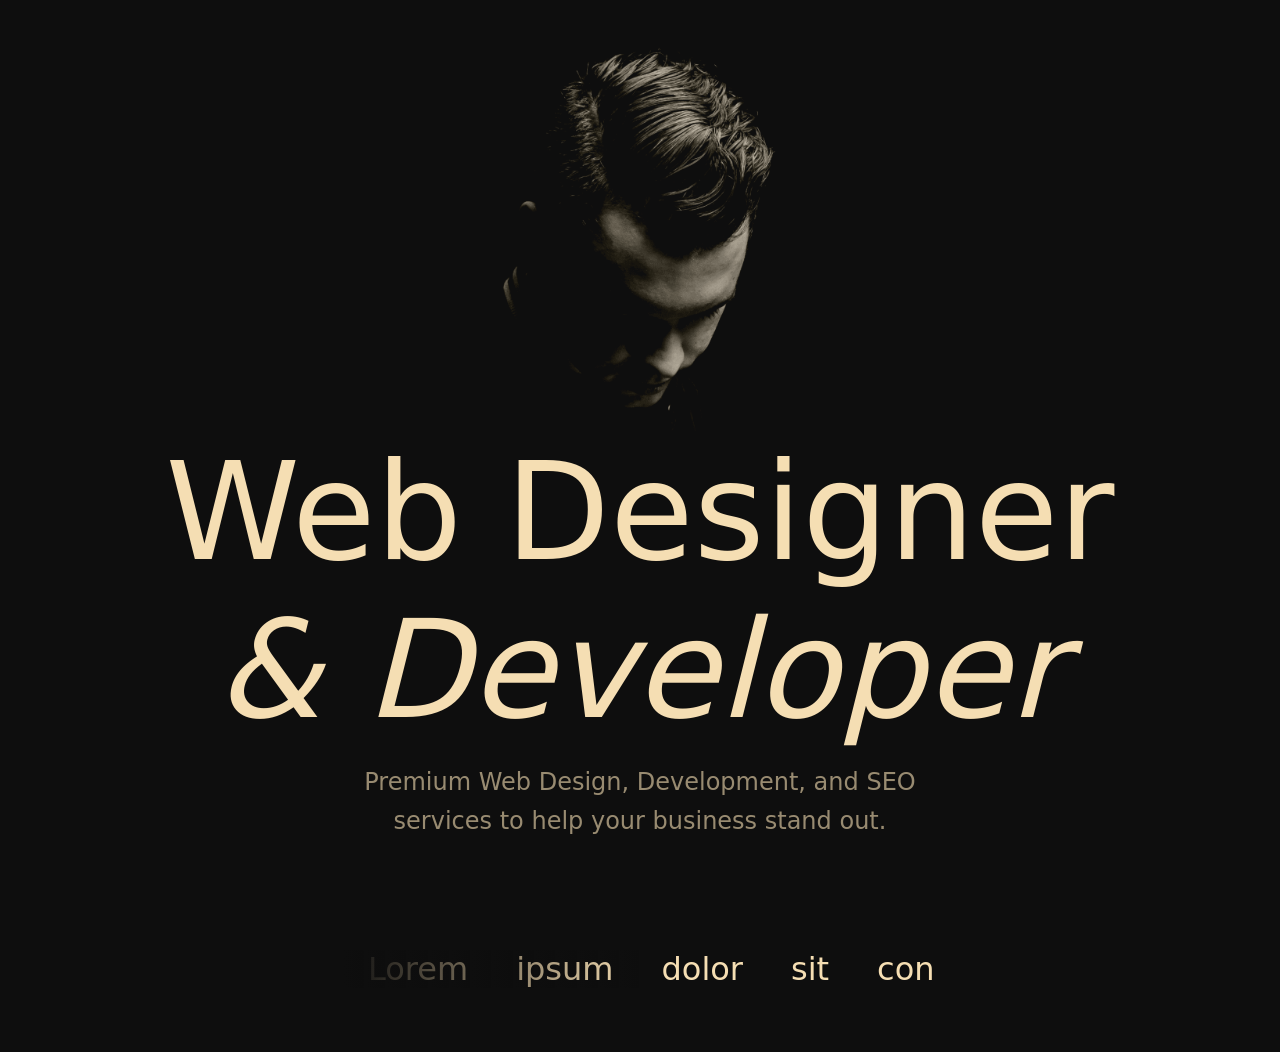
<file: index.html>
<!DOCTYPE html>
<html lang="en">
<head>
    <meta charset="UTF-8">
    <meta
        name="viewport"
        content="width=device-width, initial-scale=1.0"
    >
    <title>Document</title>
    <link
        rel="stylesheet"
        href="style.css"
    >
</head>
<body>
    <main>
        <section class="view-1">
            <img
                src="./hero.png"
                alt=""
            >
            <h1>
                Web Designer
                <br>
                <i>& Developer</i>
            </h1>
            <p>
                Premium Web Design, Development, and SEO <br> services to help your business stand out.
            </p>
        </section>

        <section class="view-2">
            <div class="marquee">
                <div class="text">
                    <p>Lorem</p>
                    <p>ipsum</p>
                    <p>dolor</p>
                    <p>sit</p>
                    <p>consectetur</p>
                    <p>amet</p>
                </div>
                <div class="text">
                    <p>Lorem</p>
                    <p>ipsum</p>
                    <p>dolor</p>
                    <p>sit</p>
                    <p>consectetur</p>
                    <p>amet</p>
                </div>
            </div>
        </section>

    </main>

</body>
</html>
</file>
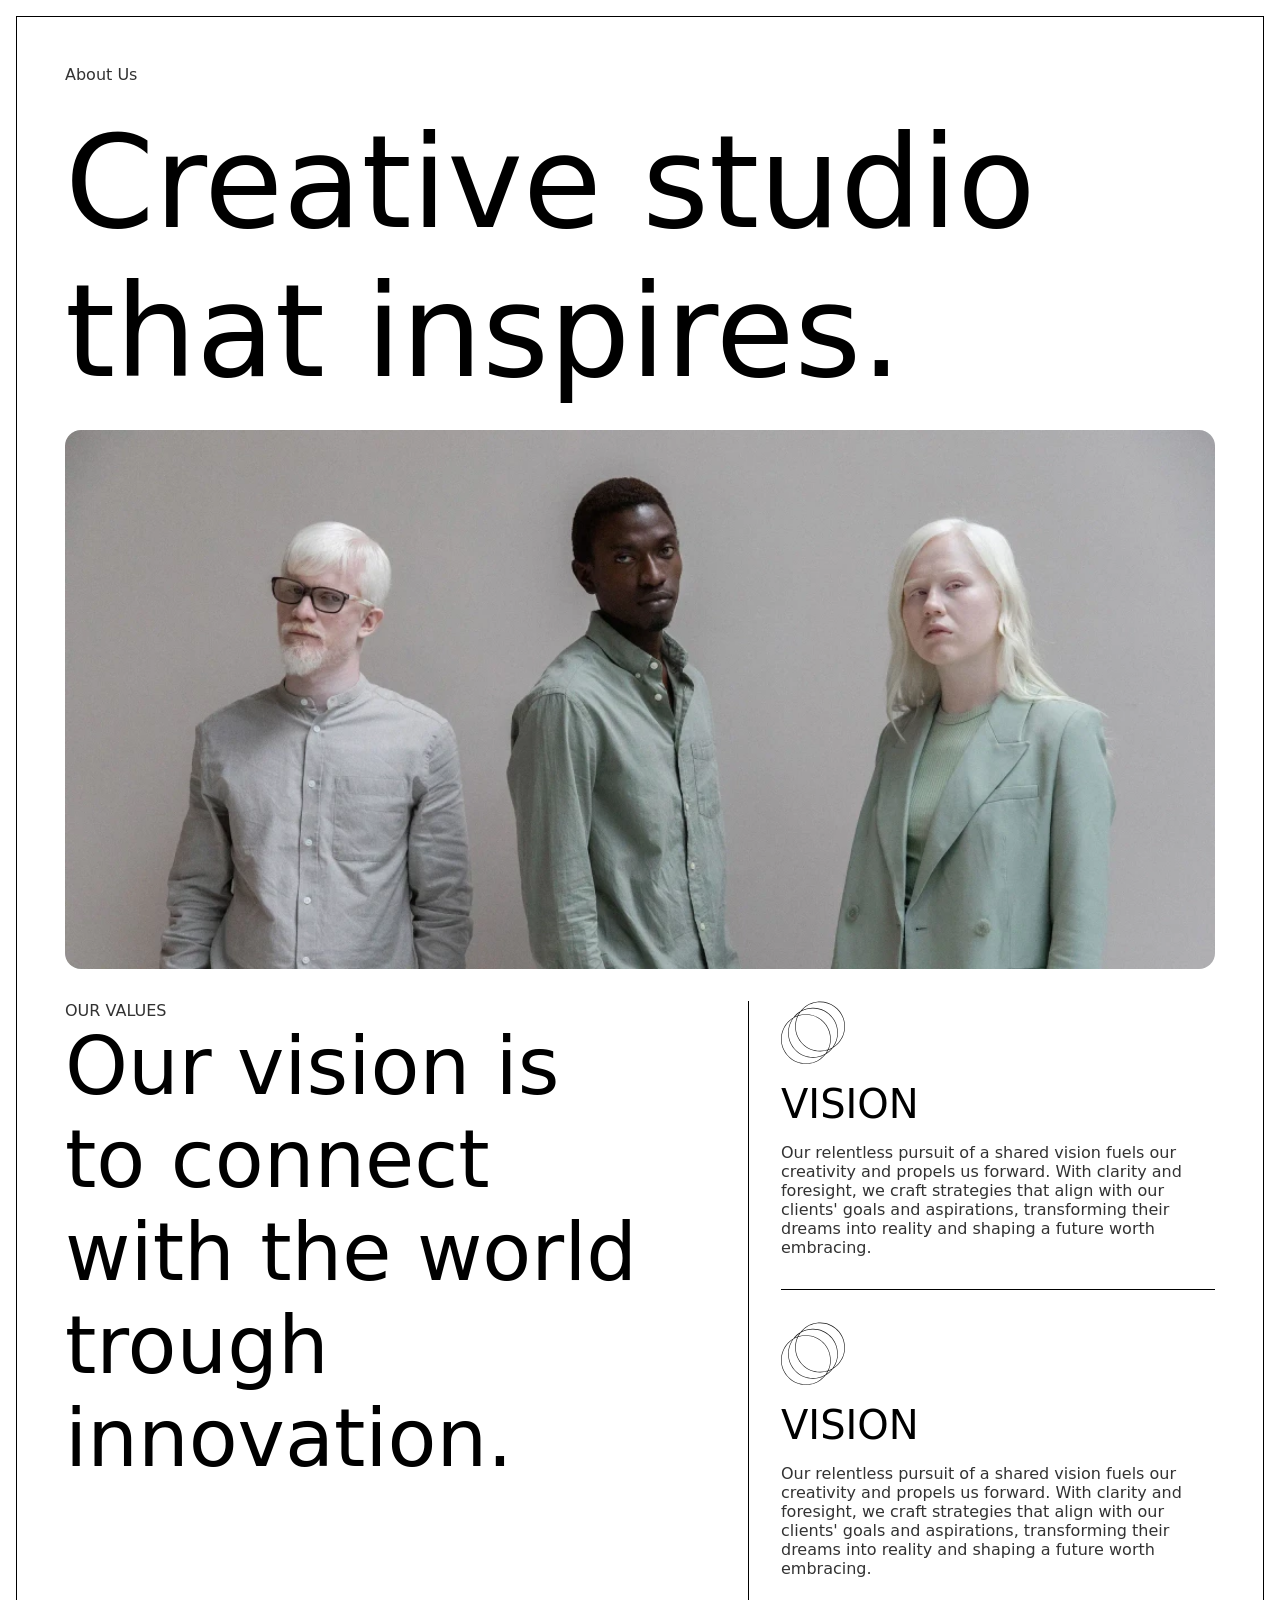
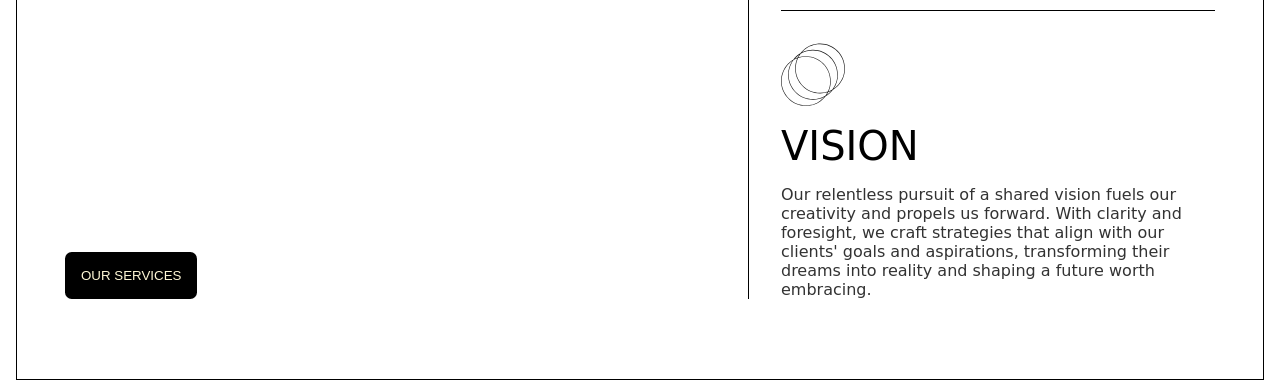
<file: Responsive-Project-2/index.html>
<!DOCTYPE html>
<html lang="en">
<head>
    <meta charset="UTF-8">
    <meta
        name="viewport"
        content="width=device-width, initial-scale=1.0"
    >
    <title>Document</title>
    <link
        rel="stylesheet"
        href="style.css"
    >
</head>
<body>
    <main>
        <section class="view-1">
            <p>About Us</p>
            <h1>Creative studio <br>
                that inspires.</h1>
            <img
                src="./gMa1QTwfTREWorQeS8C1FpL4t8.webp"
                alt=""
            >
        </section>

        <section class="view-2">
            <div class="top">
                <div class="text">
                    <p>OUR VALUES</p>
                    <h1>Our vision is to connect with the world trough innovation.</h1>
                </div>
                <button>OUR SERVICES</button>
            </div>
            <div class="line"></div>

            <div class="bottom">
                <div class="elem">
                    <svg
                        viewBox="0 0 60 59"
                        id="svg10492846895"
                    >
                        <path
                            d="M 60 23.371 C 60 10.485 49.52 0 36.64 0 C 35.747 0 34.855 0.052 33.967 0.155 C 33.077 0.257 32.198 0.41 31.326 0.613 C 30.455 0.818 29.6 1.071 28.758 1.373 C 27.916 1.675 27.094 2.026 26.293 2.423 C 25.49 2.819 24.715 3.261 23.964 3.748 C 23.213 4.233 22.492 4.761 21.802 5.331 C 21.112 5.899 20.457 6.506 19.836 7.152 C 19.215 7.796 18.634 8.473 18.092 9.185 C 15.498 10.729 13.285 12.698 11.452 15.095 C 10.584 15.611 9.751 16.179 8.957 16.801 C 8.162 17.424 7.411 18.096 6.704 18.816 C 5.997 19.535 5.339 20.299 4.73 21.104 C 4.122 21.91 3.566 22.75 3.067 23.627 C 2.567 24.505 2.126 25.411 1.744 26.344 C 1.361 27.28 1.04 28.234 0.782 29.21 C 0.522 30.186 0.328 31.175 0.197 32.176 C 0.067 33.177 0.002 34.183 0 35.193 C 0 48.079 10.48 58.563 23.36 58.563 C 24.255 58.563 25.145 58.511 26.035 58.409 C 26.923 58.306 27.802 58.153 28.674 57.949 C 29.545 57.746 30.4 57.493 31.242 57.189 C 32.084 56.887 32.906 56.538 33.707 56.141 C 34.51 55.744 35.285 55.303 36.036 54.816 C 36.787 54.33 37.508 53.803 38.198 53.233 C 38.888 52.664 39.543 52.057 40.164 51.413 C 40.785 50.768 41.366 50.089 41.908 49.377 C 44.5 47.834 46.714 45.864 48.548 43.468 C 49.416 42.953 50.249 42.384 51.043 41.761 C 51.838 41.139 52.589 40.468 53.296 39.747 C 54.003 39.027 54.661 38.264 55.27 37.46 C 55.878 36.654 56.434 35.813 56.933 34.935 C 57.433 34.058 57.874 33.152 58.256 32.218 C 58.639 31.284 58.96 30.328 59.218 29.352 C 59.478 28.376 59.672 27.388 59.803 26.387 C 59.933 25.386 59.998 24.38 60 23.371 Z M 17.206 10.419 C 16.626 11.289 16.107 12.193 15.647 13.133 C 14.665 13.479 13.709 13.887 12.78 14.361 C 14.084 12.855 15.561 11.541 17.206 10.419 Z M 36.634 46.171 C 24.067 46.171 13.842 35.941 13.842 23.368 C 13.842 21.677 14.028 20.006 14.402 18.356 C 14.774 16.706 15.325 15.118 16.053 13.591 C 18.423 12.787 20.859 12.387 23.36 12.39 C 35.925 12.39 46.152 22.619 46.152 35.193 C 46.154 36.884 45.967 38.556 45.595 40.207 C 45.223 41.857 44.674 43.446 43.945 44.973 C 41.577 45.777 39.141 46.176 36.64 46.174 Z M 43.582 45.681 C 42.986 46.828 42.298 47.915 41.517 48.944 C 39.772 49.973 37.921 50.754 35.964 51.287 C 34.009 51.819 32.018 52.085 29.992 52.082 C 17.424 52.082 7.2 41.854 7.2 29.279 C 7.199 28.046 7.297 26.82 7.496 25.603 C 7.694 24.386 7.99 23.193 8.384 22.023 C 8.777 20.854 9.262 19.725 9.839 18.634 C 10.418 17.544 11.079 16.509 11.825 15.526 C 12.935 14.873 14.092 14.317 15.296 13.861 C 13.945 16.886 13.271 20.053 13.272 23.366 C 13.272 36.252 23.753 46.737 36.632 46.737 C 39.005 46.74 41.325 46.388 43.59 45.683 Z M 46.71 35.19 C 46.71 22.304 36.23 11.819 23.35 11.819 C 20.981 11.818 18.666 12.17 16.402 12.875 C 17 11.73 17.688 10.641 18.467 9.612 C 20.213 8.583 22.065 7.802 24.02 7.27 C 25.975 6.737 27.966 6.473 29.992 6.476 C 42.559 6.476 52.784 16.704 52.784 29.277 C 52.786 30.51 52.687 31.736 52.489 32.953 C 52.29 34.172 51.994 35.365 51.602 36.534 C 51.208 37.704 50.723 38.833 50.145 39.923 C 49.568 41.014 48.905 42.049 48.159 43.031 C 47.05 43.685 45.892 44.239 44.688 44.696 C 46.041 41.674 46.718 38.506 46.718 35.193 Z M 23.36 57.995 C 10.791 57.995 0.568 47.765 0.568 35.193 C 0.568 34.266 0.624 33.343 0.737 32.421 C 0.849 31.502 1.018 30.593 1.242 29.693 C 1.466 28.792 1.744 27.91 2.074 27.045 C 2.406 26.179 2.789 25.337 3.224 24.517 C 3.657 23.699 4.139 22.909 4.669 22.149 C 5.199 21.389 5.775 20.665 6.393 19.975 C 7.012 19.285 7.671 18.634 8.369 18.026 C 9.066 17.416 9.8 16.851 10.566 16.33 C 9.284 18.247 8.309 20.307 7.64 22.514 C 6.972 24.719 6.639 26.975 6.642 29.281 C 6.642 42.166 17.12 52.651 30 52.651 C 31.839 52.653 33.652 52.44 35.442 52.01 C 37.23 51.581 38.943 50.95 40.582 50.113 C 40.048 50.729 39.485 51.316 38.889 51.872 C 38.295 52.428 37.671 52.95 37.02 53.44 C 36.368 53.929 35.692 54.381 34.993 54.797 C 34.292 55.215 33.573 55.592 32.831 55.932 C 32.09 56.271 31.334 56.568 30.56 56.826 C 29.787 57.084 29.004 57.3 28.207 57.474 C 27.411 57.647 26.607 57.777 25.797 57.865 C 24.987 57.953 24.175 57.995 23.36 57.995 Z M 42.786 48.142 C 43.368 47.274 43.887 46.368 44.345 45.428 C 45.332 45.084 46.29 44.675 47.22 44.201 C 45.916 45.708 44.439 47.02 42.794 48.142 Z M 49.427 42.232 C 50.709 40.316 51.685 38.254 52.353 36.049 C 53.02 33.842 53.354 31.586 53.352 29.28 C 53.352 16.394 42.873 5.913 29.992 5.913 C 28.154 5.91 26.34 6.122 24.552 6.552 C 22.762 6.981 21.05 7.613 19.412 8.45 C 19.944 7.834 20.508 7.247 21.104 6.69 C 21.7 6.133 22.324 5.611 22.975 5.121 C 23.627 4.632 24.305 4.18 25.004 3.762 C 25.705 3.346 26.426 2.969 27.167 2.629 C 27.909 2.29 28.666 1.991 29.438 1.735 C 30.211 1.477 30.996 1.261 31.793 1.087 C 32.589 0.915 33.393 0.784 34.203 0.698 C 35.013 0.61 35.825 0.568 36.64 0.568 C 49.205 0.568 59.432 10.796 59.432 23.371 C 59.432 24.297 59.376 25.221 59.263 26.141 C 59.151 27.061 58.982 27.971 58.758 28.871 C 58.534 29.77 58.256 30.652 57.926 31.519 C 57.594 32.384 57.211 33.225 56.778 34.045 C 56.343 34.863 55.861 35.653 55.331 36.413 C 54.801 37.173 54.225 37.898 53.607 38.589 C 52.988 39.279 52.329 39.928 51.631 40.538 C 50.934 41.147 50.2 41.711 49.434 42.232 Z"
                            fill="var(--token-efbc6c56-80fe-4475-9b37-9684d6e92632, rgb(25, 25, 25))"
                        ></path>
                    </svg>
                    <h1>VISION</h1>
                    <p>Our relentless pursuit of a shared vision fuels our creativity and propels us forward. With
                        clarity
                        and foresight, we craft strategies that align with our clients' goals and aspirations,
                        transforming
                        their dreams into reality and shaping a future worth embracing.</p>
                </div>
                <div class="line"></div>
                <div class="elem">
                    <svg
                        viewBox="0 0 60 59"
                        id="svg10492846895"
                    >
                        <path
                            d="M 60 23.371 C 60 10.485 49.52 0 36.64 0 C 35.747 0 34.855 0.052 33.967 0.155 C 33.077 0.257 32.198 0.41 31.326 0.613 C 30.455 0.818 29.6 1.071 28.758 1.373 C 27.916 1.675 27.094 2.026 26.293 2.423 C 25.49 2.819 24.715 3.261 23.964 3.748 C 23.213 4.233 22.492 4.761 21.802 5.331 C 21.112 5.899 20.457 6.506 19.836 7.152 C 19.215 7.796 18.634 8.473 18.092 9.185 C 15.498 10.729 13.285 12.698 11.452 15.095 C 10.584 15.611 9.751 16.179 8.957 16.801 C 8.162 17.424 7.411 18.096 6.704 18.816 C 5.997 19.535 5.339 20.299 4.73 21.104 C 4.122 21.91 3.566 22.75 3.067 23.627 C 2.567 24.505 2.126 25.411 1.744 26.344 C 1.361 27.28 1.04 28.234 0.782 29.21 C 0.522 30.186 0.328 31.175 0.197 32.176 C 0.067 33.177 0.002 34.183 0 35.193 C 0 48.079 10.48 58.563 23.36 58.563 C 24.255 58.563 25.145 58.511 26.035 58.409 C 26.923 58.306 27.802 58.153 28.674 57.949 C 29.545 57.746 30.4 57.493 31.242 57.189 C 32.084 56.887 32.906 56.538 33.707 56.141 C 34.51 55.744 35.285 55.303 36.036 54.816 C 36.787 54.33 37.508 53.803 38.198 53.233 C 38.888 52.664 39.543 52.057 40.164 51.413 C 40.785 50.768 41.366 50.089 41.908 49.377 C 44.5 47.834 46.714 45.864 48.548 43.468 C 49.416 42.953 50.249 42.384 51.043 41.761 C 51.838 41.139 52.589 40.468 53.296 39.747 C 54.003 39.027 54.661 38.264 55.27 37.46 C 55.878 36.654 56.434 35.813 56.933 34.935 C 57.433 34.058 57.874 33.152 58.256 32.218 C 58.639 31.284 58.96 30.328 59.218 29.352 C 59.478 28.376 59.672 27.388 59.803 26.387 C 59.933 25.386 59.998 24.38 60 23.371 Z M 17.206 10.419 C 16.626 11.289 16.107 12.193 15.647 13.133 C 14.665 13.479 13.709 13.887 12.78 14.361 C 14.084 12.855 15.561 11.541 17.206 10.419 Z M 36.634 46.171 C 24.067 46.171 13.842 35.941 13.842 23.368 C 13.842 21.677 14.028 20.006 14.402 18.356 C 14.774 16.706 15.325 15.118 16.053 13.591 C 18.423 12.787 20.859 12.387 23.36 12.39 C 35.925 12.39 46.152 22.619 46.152 35.193 C 46.154 36.884 45.967 38.556 45.595 40.207 C 45.223 41.857 44.674 43.446 43.945 44.973 C 41.577 45.777 39.141 46.176 36.64 46.174 Z M 43.582 45.681 C 42.986 46.828 42.298 47.915 41.517 48.944 C 39.772 49.973 37.921 50.754 35.964 51.287 C 34.009 51.819 32.018 52.085 29.992 52.082 C 17.424 52.082 7.2 41.854 7.2 29.279 C 7.199 28.046 7.297 26.82 7.496 25.603 C 7.694 24.386 7.99 23.193 8.384 22.023 C 8.777 20.854 9.262 19.725 9.839 18.634 C 10.418 17.544 11.079 16.509 11.825 15.526 C 12.935 14.873 14.092 14.317 15.296 13.861 C 13.945 16.886 13.271 20.053 13.272 23.366 C 13.272 36.252 23.753 46.737 36.632 46.737 C 39.005 46.74 41.325 46.388 43.59 45.683 Z M 46.71 35.19 C 46.71 22.304 36.23 11.819 23.35 11.819 C 20.981 11.818 18.666 12.17 16.402 12.875 C 17 11.73 17.688 10.641 18.467 9.612 C 20.213 8.583 22.065 7.802 24.02 7.27 C 25.975 6.737 27.966 6.473 29.992 6.476 C 42.559 6.476 52.784 16.704 52.784 29.277 C 52.786 30.51 52.687 31.736 52.489 32.953 C 52.29 34.172 51.994 35.365 51.602 36.534 C 51.208 37.704 50.723 38.833 50.145 39.923 C 49.568 41.014 48.905 42.049 48.159 43.031 C 47.05 43.685 45.892 44.239 44.688 44.696 C 46.041 41.674 46.718 38.506 46.718 35.193 Z M 23.36 57.995 C 10.791 57.995 0.568 47.765 0.568 35.193 C 0.568 34.266 0.624 33.343 0.737 32.421 C 0.849 31.502 1.018 30.593 1.242 29.693 C 1.466 28.792 1.744 27.91 2.074 27.045 C 2.406 26.179 2.789 25.337 3.224 24.517 C 3.657 23.699 4.139 22.909 4.669 22.149 C 5.199 21.389 5.775 20.665 6.393 19.975 C 7.012 19.285 7.671 18.634 8.369 18.026 C 9.066 17.416 9.8 16.851 10.566 16.33 C 9.284 18.247 8.309 20.307 7.64 22.514 C 6.972 24.719 6.639 26.975 6.642 29.281 C 6.642 42.166 17.12 52.651 30 52.651 C 31.839 52.653 33.652 52.44 35.442 52.01 C 37.23 51.581 38.943 50.95 40.582 50.113 C 40.048 50.729 39.485 51.316 38.889 51.872 C 38.295 52.428 37.671 52.95 37.02 53.44 C 36.368 53.929 35.692 54.381 34.993 54.797 C 34.292 55.215 33.573 55.592 32.831 55.932 C 32.09 56.271 31.334 56.568 30.56 56.826 C 29.787 57.084 29.004 57.3 28.207 57.474 C 27.411 57.647 26.607 57.777 25.797 57.865 C 24.987 57.953 24.175 57.995 23.36 57.995 Z M 42.786 48.142 C 43.368 47.274 43.887 46.368 44.345 45.428 C 45.332 45.084 46.29 44.675 47.22 44.201 C 45.916 45.708 44.439 47.02 42.794 48.142 Z M 49.427 42.232 C 50.709 40.316 51.685 38.254 52.353 36.049 C 53.02 33.842 53.354 31.586 53.352 29.28 C 53.352 16.394 42.873 5.913 29.992 5.913 C 28.154 5.91 26.34 6.122 24.552 6.552 C 22.762 6.981 21.05 7.613 19.412 8.45 C 19.944 7.834 20.508 7.247 21.104 6.69 C 21.7 6.133 22.324 5.611 22.975 5.121 C 23.627 4.632 24.305 4.18 25.004 3.762 C 25.705 3.346 26.426 2.969 27.167 2.629 C 27.909 2.29 28.666 1.991 29.438 1.735 C 30.211 1.477 30.996 1.261 31.793 1.087 C 32.589 0.915 33.393 0.784 34.203 0.698 C 35.013 0.61 35.825 0.568 36.64 0.568 C 49.205 0.568 59.432 10.796 59.432 23.371 C 59.432 24.297 59.376 25.221 59.263 26.141 C 59.151 27.061 58.982 27.971 58.758 28.871 C 58.534 29.77 58.256 30.652 57.926 31.519 C 57.594 32.384 57.211 33.225 56.778 34.045 C 56.343 34.863 55.861 35.653 55.331 36.413 C 54.801 37.173 54.225 37.898 53.607 38.589 C 52.988 39.279 52.329 39.928 51.631 40.538 C 50.934 41.147 50.2 41.711 49.434 42.232 Z"
                            fill="var(--token-efbc6c56-80fe-4475-9b37-9684d6e92632, rgb(25, 25, 25))"
                        ></path>
                    </svg>
                    <h1>VISION</h1>
                    <p>Our relentless pursuit of a shared vision fuels our creativity and propels us forward. With
                        clarity
                        and foresight, we craft strategies that align with our clients' goals and aspirations,
                        transforming
                        their dreams into reality and shaping a future worth embracing.</p>
                </div>
                <div class="line"></div>
                <div class="elem">
                    <svg
                        viewBox="0 0 60 59"
                        id="svg10492846895"
                    >
                        <path
                            d="M 60 23.371 C 60 10.485 49.52 0 36.64 0 C 35.747 0 34.855 0.052 33.967 0.155 C 33.077 0.257 32.198 0.41 31.326 0.613 C 30.455 0.818 29.6 1.071 28.758 1.373 C 27.916 1.675 27.094 2.026 26.293 2.423 C 25.49 2.819 24.715 3.261 23.964 3.748 C 23.213 4.233 22.492 4.761 21.802 5.331 C 21.112 5.899 20.457 6.506 19.836 7.152 C 19.215 7.796 18.634 8.473 18.092 9.185 C 15.498 10.729 13.285 12.698 11.452 15.095 C 10.584 15.611 9.751 16.179 8.957 16.801 C 8.162 17.424 7.411 18.096 6.704 18.816 C 5.997 19.535 5.339 20.299 4.73 21.104 C 4.122 21.91 3.566 22.75 3.067 23.627 C 2.567 24.505 2.126 25.411 1.744 26.344 C 1.361 27.28 1.04 28.234 0.782 29.21 C 0.522 30.186 0.328 31.175 0.197 32.176 C 0.067 33.177 0.002 34.183 0 35.193 C 0 48.079 10.48 58.563 23.36 58.563 C 24.255 58.563 25.145 58.511 26.035 58.409 C 26.923 58.306 27.802 58.153 28.674 57.949 C 29.545 57.746 30.4 57.493 31.242 57.189 C 32.084 56.887 32.906 56.538 33.707 56.141 C 34.51 55.744 35.285 55.303 36.036 54.816 C 36.787 54.33 37.508 53.803 38.198 53.233 C 38.888 52.664 39.543 52.057 40.164 51.413 C 40.785 50.768 41.366 50.089 41.908 49.377 C 44.5 47.834 46.714 45.864 48.548 43.468 C 49.416 42.953 50.249 42.384 51.043 41.761 C 51.838 41.139 52.589 40.468 53.296 39.747 C 54.003 39.027 54.661 38.264 55.27 37.46 C 55.878 36.654 56.434 35.813 56.933 34.935 C 57.433 34.058 57.874 33.152 58.256 32.218 C 58.639 31.284 58.96 30.328 59.218 29.352 C 59.478 28.376 59.672 27.388 59.803 26.387 C 59.933 25.386 59.998 24.38 60 23.371 Z M 17.206 10.419 C 16.626 11.289 16.107 12.193 15.647 13.133 C 14.665 13.479 13.709 13.887 12.78 14.361 C 14.084 12.855 15.561 11.541 17.206 10.419 Z M 36.634 46.171 C 24.067 46.171 13.842 35.941 13.842 23.368 C 13.842 21.677 14.028 20.006 14.402 18.356 C 14.774 16.706 15.325 15.118 16.053 13.591 C 18.423 12.787 20.859 12.387 23.36 12.39 C 35.925 12.39 46.152 22.619 46.152 35.193 C 46.154 36.884 45.967 38.556 45.595 40.207 C 45.223 41.857 44.674 43.446 43.945 44.973 C 41.577 45.777 39.141 46.176 36.64 46.174 Z M 43.582 45.681 C 42.986 46.828 42.298 47.915 41.517 48.944 C 39.772 49.973 37.921 50.754 35.964 51.287 C 34.009 51.819 32.018 52.085 29.992 52.082 C 17.424 52.082 7.2 41.854 7.2 29.279 C 7.199 28.046 7.297 26.82 7.496 25.603 C 7.694 24.386 7.99 23.193 8.384 22.023 C 8.777 20.854 9.262 19.725 9.839 18.634 C 10.418 17.544 11.079 16.509 11.825 15.526 C 12.935 14.873 14.092 14.317 15.296 13.861 C 13.945 16.886 13.271 20.053 13.272 23.366 C 13.272 36.252 23.753 46.737 36.632 46.737 C 39.005 46.74 41.325 46.388 43.59 45.683 Z M 46.71 35.19 C 46.71 22.304 36.23 11.819 23.35 11.819 C 20.981 11.818 18.666 12.17 16.402 12.875 C 17 11.73 17.688 10.641 18.467 9.612 C 20.213 8.583 22.065 7.802 24.02 7.27 C 25.975 6.737 27.966 6.473 29.992 6.476 C 42.559 6.476 52.784 16.704 52.784 29.277 C 52.786 30.51 52.687 31.736 52.489 32.953 C 52.29 34.172 51.994 35.365 51.602 36.534 C 51.208 37.704 50.723 38.833 50.145 39.923 C 49.568 41.014 48.905 42.049 48.159 43.031 C 47.05 43.685 45.892 44.239 44.688 44.696 C 46.041 41.674 46.718 38.506 46.718 35.193 Z M 23.36 57.995 C 10.791 57.995 0.568 47.765 0.568 35.193 C 0.568 34.266 0.624 33.343 0.737 32.421 C 0.849 31.502 1.018 30.593 1.242 29.693 C 1.466 28.792 1.744 27.91 2.074 27.045 C 2.406 26.179 2.789 25.337 3.224 24.517 C 3.657 23.699 4.139 22.909 4.669 22.149 C 5.199 21.389 5.775 20.665 6.393 19.975 C 7.012 19.285 7.671 18.634 8.369 18.026 C 9.066 17.416 9.8 16.851 10.566 16.33 C 9.284 18.247 8.309 20.307 7.64 22.514 C 6.972 24.719 6.639 26.975 6.642 29.281 C 6.642 42.166 17.12 52.651 30 52.651 C 31.839 52.653 33.652 52.44 35.442 52.01 C 37.23 51.581 38.943 50.95 40.582 50.113 C 40.048 50.729 39.485 51.316 38.889 51.872 C 38.295 52.428 37.671 52.95 37.02 53.44 C 36.368 53.929 35.692 54.381 34.993 54.797 C 34.292 55.215 33.573 55.592 32.831 55.932 C 32.09 56.271 31.334 56.568 30.56 56.826 C 29.787 57.084 29.004 57.3 28.207 57.474 C 27.411 57.647 26.607 57.777 25.797 57.865 C 24.987 57.953 24.175 57.995 23.36 57.995 Z M 42.786 48.142 C 43.368 47.274 43.887 46.368 44.345 45.428 C 45.332 45.084 46.29 44.675 47.22 44.201 C 45.916 45.708 44.439 47.02 42.794 48.142 Z M 49.427 42.232 C 50.709 40.316 51.685 38.254 52.353 36.049 C 53.02 33.842 53.354 31.586 53.352 29.28 C 53.352 16.394 42.873 5.913 29.992 5.913 C 28.154 5.91 26.34 6.122 24.552 6.552 C 22.762 6.981 21.05 7.613 19.412 8.45 C 19.944 7.834 20.508 7.247 21.104 6.69 C 21.7 6.133 22.324 5.611 22.975 5.121 C 23.627 4.632 24.305 4.18 25.004 3.762 C 25.705 3.346 26.426 2.969 27.167 2.629 C 27.909 2.29 28.666 1.991 29.438 1.735 C 30.211 1.477 30.996 1.261 31.793 1.087 C 32.589 0.915 33.393 0.784 34.203 0.698 C 35.013 0.61 35.825 0.568 36.64 0.568 C 49.205 0.568 59.432 10.796 59.432 23.371 C 59.432 24.297 59.376 25.221 59.263 26.141 C 59.151 27.061 58.982 27.971 58.758 28.871 C 58.534 29.77 58.256 30.652 57.926 31.519 C 57.594 32.384 57.211 33.225 56.778 34.045 C 56.343 34.863 55.861 35.653 55.331 36.413 C 54.801 37.173 54.225 37.898 53.607 38.589 C 52.988 39.279 52.329 39.928 51.631 40.538 C 50.934 41.147 50.2 41.711 49.434 42.232 Z"
                            fill="var(--token-efbc6c56-80fe-4475-9b37-9684d6e92632, rgb(25, 25, 25))"
                        ></path>
                    </svg>
                    <h1>VISION</h1>
                    <p>Our relentless pursuit of a shared vision fuels our creativity and propels us forward. With
                        clarity
                        and foresight, we craft strategies that align with our clients' goals and aspirations,
                        transforming
                        their dreams into reality and shaping a future worth embracing.</p>
                </div>
            </div>
        </section>

    </main>
</body>
</html>
</file>
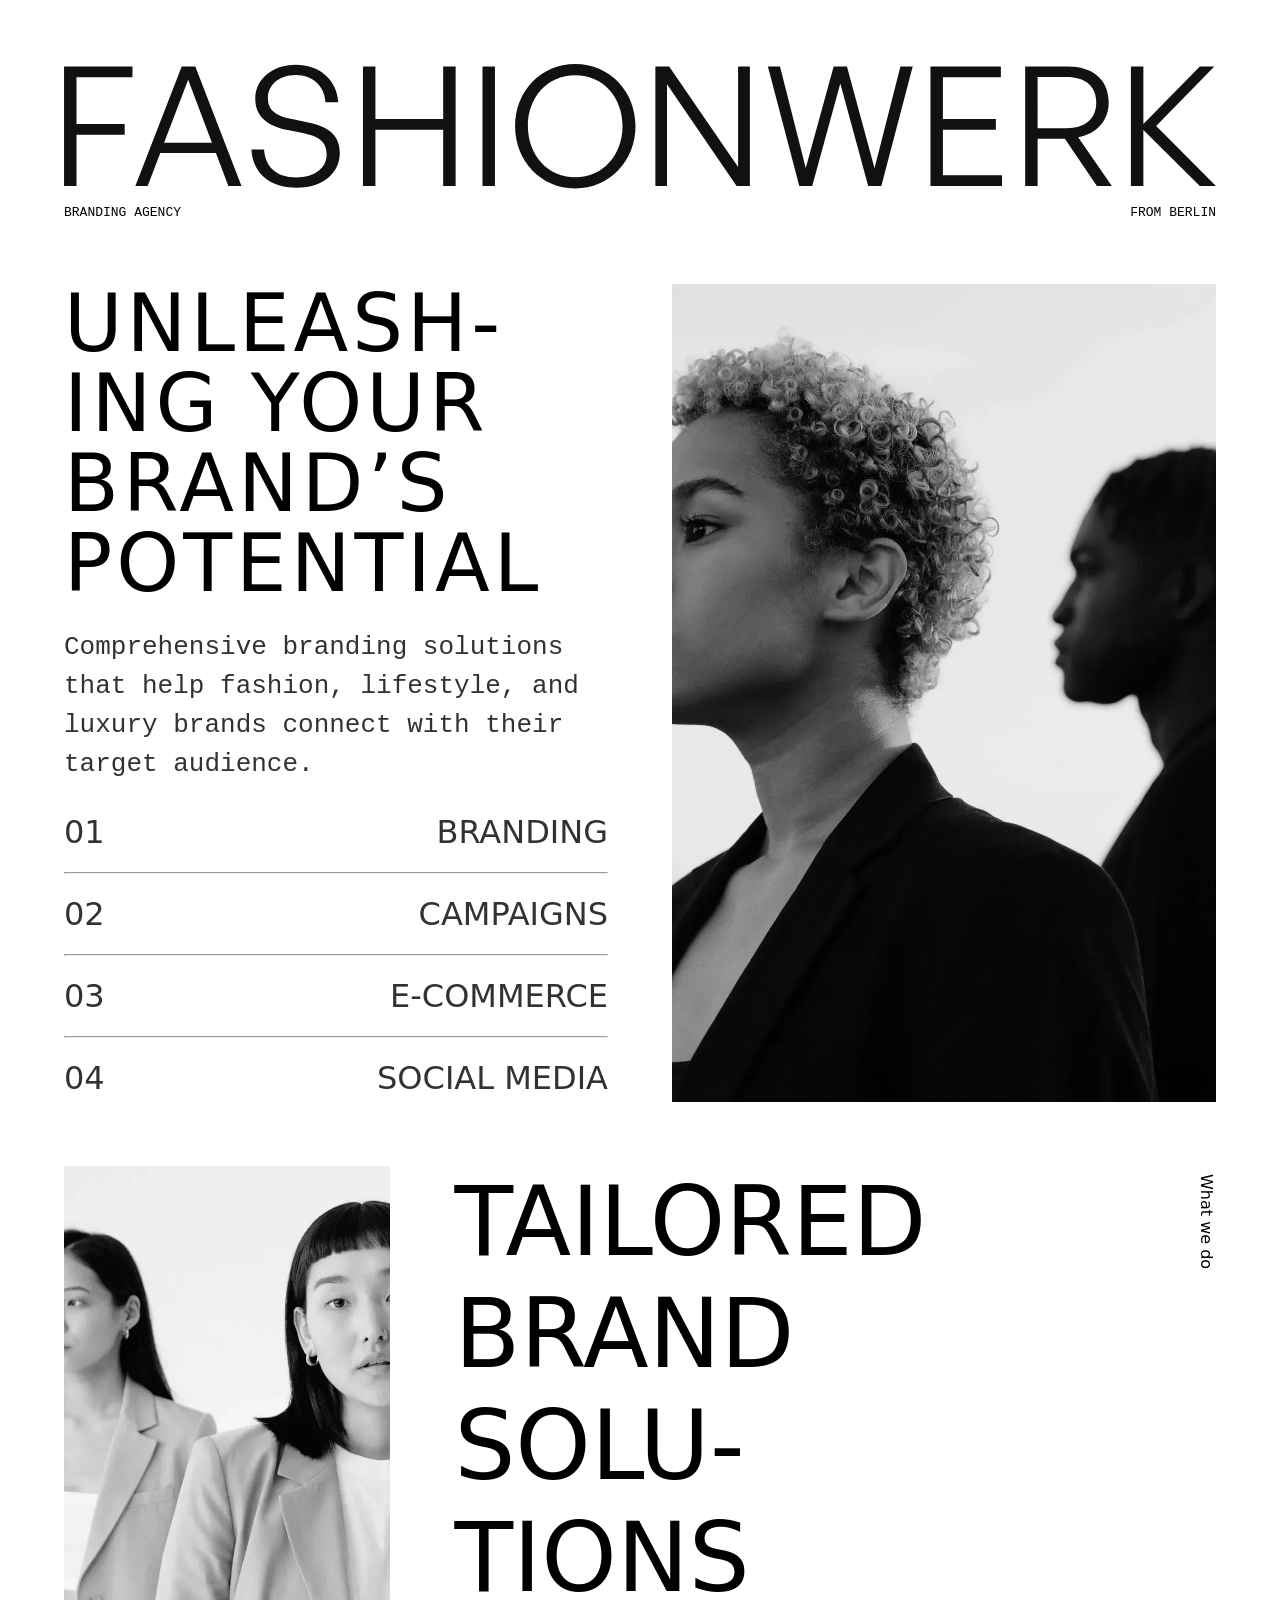
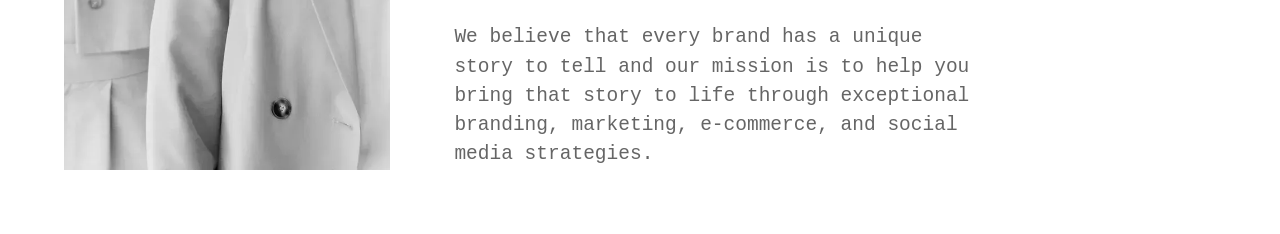
<file: Responsive-Project-4/index.html>
<!DOCTYPE html>
<html lang="en">
<head>
    <meta charset="UTF-8">
    <meta
        name="viewport"
        content="width=device-width, initial-scale=1.0"
    >
    <title>Document</title>
    <link
        rel="stylesheet"
        href="style.css"
    >
</head>
<body>
    <main>

        <section class="hero-text">
            <img
                src="./63fed275667d13010afac1ac_heading-fashionwerk.svg"
                alt=""
            >

            <div class="text">
                <p>Branding Agency</p>
                <p>From Berlin</p>
            </div>

        </section>

        <section class="image-text">

            <div class="top">
                <img
                    src="./63fed72aa75a04d4f083eb4a_home-hero-p-1600.webp"
                    alt=""
                >
            </div>

            <div class="bottom">
                <h1>Unleash­ing Your Brand’s Potential</h1>
                <p>Comprehensive branding solutions that help fashion, lifestyle, and luxury brands connect with their
                    target audience.</p>


                <div class="services">

                    <div class="service">
                        <p>01</p>
                        <p>BRANDING</p>
                    </div>
                    <hr>
                    <div class="service">
                        <p>02</p>
                        <p>Campaigns</p>
                    </div>
                    <hr>
                    <div class="service">
                        <p>03</p>
                        <p>E-Commerce</p>
                    </div>
                    <hr>
                    <div class="service">
                        <p>04</p>
                        <p>Social MEdia</p>
                    </div>


                </div>
            </div>

        </section>


        <section class="verticle-text">
            <div class="top">
                <img
                    src="./63ff0189107c3469a831cb0a_home-about-p-1080.webp"
                    alt=""
                >
            </div>

            <div class="bottom">
                <p>What we do</p>
                <div class="text">
                    <h1>Tailored Brand Solu­tions</h1>
                    <p>We believe that every brand has a unique story to tell and our mission is to help you bring that
                        story to life through exceptional branding, marketing, e-commerce, and social media strategies.
                    </p>
                </div>
            </div>
        </section>


    </main>
</body>
</html>
</file>
<file: style.css>
* {
  margin: 0;
  padding: 0;
  box-sizing: border-box;
}

html,
body {
  height: 100%;
  width: 100%;
  background-color: #0e0e0e;
}

html {
  font-family: system-ui, -apple-system, BlinkMacSystemFont, "Segoe UI", Roboto, Oxygen, Ubuntu, Cantarell, "Open Sans", "Helvetica Neue", sans-serif;
  color: wheat;
}

main {
  width: 100%;
}

.view-1 {
  width: 100%;
  display: flex;
  flex-direction: column;
  align-items: center;
  padding: 2rem 4rem;
}
.view-1 img {
  width: 80%;
  -o-object-fit: cover;
     object-fit: cover;
}
.view-1 h1 {
  font-size: 3.5rem;
  text-align: center;
  font-weight: 100;
}
.view-1 p {
  text-align: center;
  font-weight: 100;
  font-size: 1.2rem;
  line-height: 1.6;
  margin: 0.9rem 0;
  opacity: 0.6;
}
.view-1 p br {
  display: none;
}

.view-2 {
  width: 100%;
  padding: 4rem 3rem;
  display: flex;
  justify-content: center;
}
.view-2 .marquee {
  display: flex;
  width: 100%;
  overflow: hidden;
  position: relative;
}
.view-2 .marquee::after {
  content: "";
  height: 100%;
  width: 50%;
  position: absolute;
  top: 0;
  left: 0;
  background-image: linear-gradient(to right, #0e0e0e, transparent);
}
.view-2 .marquee .text {
  display: flex;
  gap: 3rem;
  padding: 0 1.5rem;
  animation: marquee 10s linear infinite both;
}
.view-2 .marquee .text p {
  font-size: 2rem;
  font-weight: 300;
}

@keyframes marquee {
  0% {
    transform: translateX(0);
  }
  100% {
    transform: translateX(-100%);
  }
}
@media (min-Width: 1020px) {
  html {
    font-size: clamp(16px, 1vw, 20px);
  }
  .view-1 img {
    width: 28%;
  }
  .view-1 h1 {
    font-size: 8.5rem;
  }
  .view-1 p {
    font-size: 1.5rem;
  }
  .view-1 p br {
    display: block;
  }
  .view-2 .marquee {
    width: 50%;
  }
}
</file>
<file: Responsive-Project-2/style.css>
* {
  margin: 0;
  padding: 0;
  box-sizing: border-box;
}

html,
body {
  height: 100%;
  width: 100%;
}

html {
  font-family: system-ui, -apple-system, BlinkMacSystemFont, "Segoe UI", Roboto, Oxygen, Ubuntu, Cantarell, "Open Sans", "Helvetica Neue", sans-serif;
}

body {
  padding: 1rem;
}

main {
  padding: 1.5rem;
  padding-top: 3rem;
  width: 100%;
  border: 1px solid black;
}

.view-1 {
  width: 100%;
  display: flex;
  flex-direction: column;
  gap: 1.5rem;
}
.view-1 p {
  font-weight: 200;
  opacity: 0.8;
}
.view-1 h1 {
  font-weight: 300;
  font-size: 3.8rem;
  width: 70%;
}
.view-1 img {
  width: 100%;
  -o-object-fit: cover;
     object-fit: cover;
  border-radius: 1rem;
}

.view-2 {
  margin: 2rem 0;
  display: flex;
  flex-direction: column;
  gap: 2rem;
  width: 100%;
}
.view-2 .top {
  display: flex;
  flex-direction: column;
  gap: 2rem;
}
.view-2 .top p {
  font-weight: 200;
  opacity: 0.8;
}
.view-2 .top h1 {
  font-weight: 400;
  font-size: 3rem;
  width: 90%;
}
.view-2 .top button {
  padding: 1rem;
  border: 0.7rem;
  width: -moz-fit-content;
  width: fit-content;
  border-radius: 0.5em;
  background-color: black;
  color: rgb(255, 248, 214);
}
.view-2 .line {
  background-color: #000;
  height: 1px;
}
.view-2 .bottom {
  display: flex;
  flex-direction: column;
  gap: 2rem;
}
.view-2 .bottom .elem {
  display: flex;
  flex-direction: column;
  gap: 1rem;
}
.view-2 .bottom .elem svg {
  width: 4rem;
  aspect-ratio: 1/1;
}
.view-2 .bottom .elem h1 {
  font-size: 2.5rem;
  font-weight: 400;
}
.view-2 .bottom .elem P {
  font-weight: 200;
  opacity: 0.8;
}

@media (min-width: 1020px) {
  main {
    padding: 3rem;
  }
  .view-1 h1 {
    font-size: 8rem;
    width: 100%;
  }
  .view-2 {
    flex-direction: row;
  }
  .view-2 .top {
    width: 60%;
    justify-content: space-between;
  }
  .view-2 .top h1 {
    font-size: 5rem;
  }
  .view-2 .line {
    height: initial;
    width: 1px;
  }
  .view-2 .bottom {
    width: 40%;
  }
  .view-2 .bottom .line {
    height: 1px;
    width: 100%;
    align-self: stretch;
  }
}
</file>
<file: Responsive-Project-4/style.css>
* {
  margin: 0;
  padding: 0;
  box-sizing: border-box;
}

html,
body {
  height: 100%;
  width: 100%;
}

html {
  font-family: system-ui, -apple-system, BlinkMacSystemFont, "Segoe UI", Roboto, Oxygen, Ubuntu, Cantarell, "Open Sans", "Helvetica Neue", sans-serif;
}

main {
  width: 100%;
  padding: 1.5rem;
  padding-top: 4rem;
  display: flex;
  flex-direction: column;
  gap: 1rem;
}
main .hero-text {
  width: 100%;
  display: flex;
  flex-direction: column;
  gap: 1em;
}
main .hero-text img {
  width: 100%;
  -o-object-fit: cover;
     object-fit: cover;
}
main .hero-text .text {
  display: flex;
  justify-content: space-between;
  font-family: monospace;
}
main .hero-text .text p {
  text-transform: uppercase;
}
main .image-text {
  width: 100%;
  display: flex;
  flex-direction: column;
  gap: 1.5em;
}
main .image-text .top {
  width: 100%;
  aspect-ratio: 1/1;
}
main .image-text .top img {
  height: 100%;
  width: 100%;
  -o-object-fit: cover;
     object-fit: cover;
}
main .image-text .bottom {
  width: 100%;
  display: flex;
  flex-direction: column;
  gap: 1.5em;
}
main .image-text .bottom h1 {
  font-size: 2.7em;
  font-weight: 200;
  line-height: 1;
  text-transform: uppercase;
}
main .image-text .bottom p {
  font-size: 1.4em;
  font-weight: 200;
  font-family: monospace;
  line-height: 1.5;
  opacity: 0.8;
}
main .image-text .bottom .services {
  display: flex;
  flex-direction: column;
  gap: 1em;
  width: 100%;
}
main .image-text .bottom .services .service {
  width: 100%;
  display: flex;
  justify-content: space-between;
}
main .image-text .bottom .services .service p {
  font-family: system-ui, -apple-system, BlinkMacSystemFont, "Segoe UI", Roboto, Oxygen, Ubuntu, Cantarell, "Open Sans", "Helvetica Neue", sans-serif;
  font-size: 1.7em;
  font-weight: 300;
  text-transform: uppercase;
}
main .verticle-text {
  width: 100%;
  display: flex;
  gap: 1em;
  flex-direction: column;
}
main .verticle-text .top {
  width: 100%;
  aspect-ratio: 1/1;
}
main .verticle-text .top img {
  height: 100%;
  width: 100%;
  -o-object-fit: cover;
     object-fit: cover;
}
main .verticle-text .bottom {
  display: flex;
  gap: 2em;
}
main .verticle-text .bottom p {
  writing-mode: vertical-rl;
  padding-top: 0.5em;
}
main .verticle-text .bottom .text h1 {
  font-size: 3em;
  font-weight: 200;
  text-transform: uppercase;
}
main .verticle-text .bottom .text p {
  writing-mode: initial;
  line-height: 1.5;
  font-family: monospace;
  font-size: 1.5em;
  opacity: 0.6;
}

@media (min-width: 900px) {
  main {
    padding: 4rem;
    gap: 4rem;
  }
  main .image-text {
    flex-direction: row-reverse;
    gap: 4em;
  }
  main .image-text .bottom h1 {
    font-size: 5em;
    letter-spacing: 0.05em;
  }
  main .image-text .bottom p {
    font-size: 2em;
  }
  main .image-text .bottom .services {
    margin-top: auto;
  }
  main .image-text .bottom .services .service p {
    font-size: 2em;
  }
  main .verticle-text {
    flex-direction: row;
    gap: 4em;
  }
  main .verticle-text .top {
    width: 30%;
  }
  main .verticle-text .bottom {
    width: 70%;
    flex-direction: row-reverse;
    justify-content: space-between;
  }
  main .verticle-text .bottom .text {
    width: 70%;
    display: flex;
    flex-direction: column;
  }
  main .verticle-text .bottom .text h1 {
    font-size: 6em;
  }
  main .verticle-text .bottom .text p {
    margin-top: auto;
  }
}
</file>
